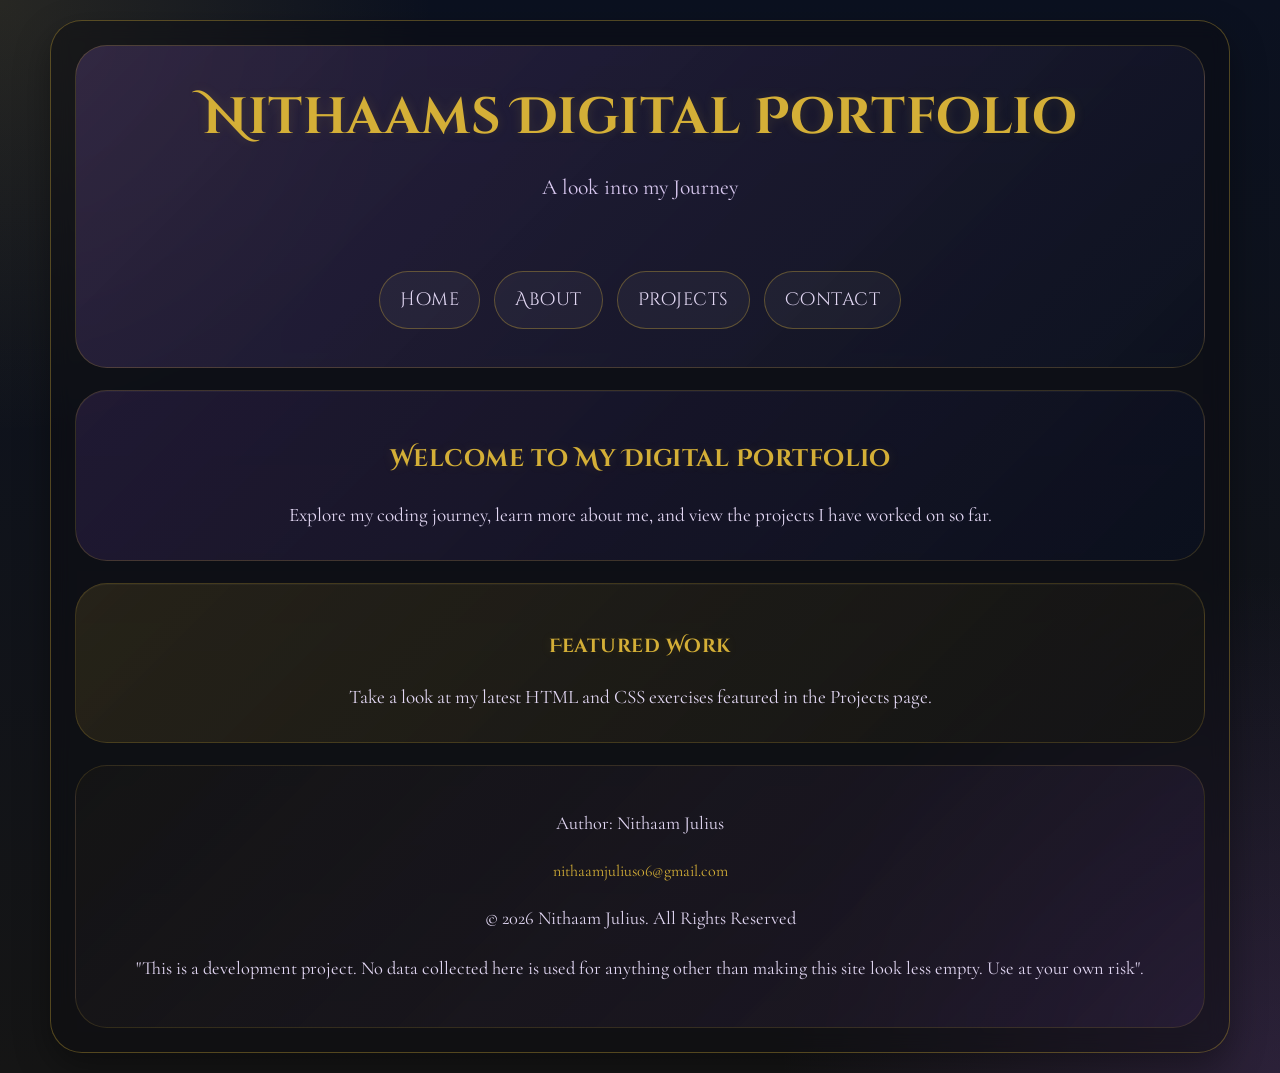
<file: index.html>
<!doctype html>
<html lang="en">
  <head>
    <meta charset="UTF-8" />
    <meta name="viewport" content="width=device-width, initial-scale=1.0" />
    <link rel="stylesheet" href="/css/style.css" />
    <title>Nithaams Story</title>
  </head>
  <body id="Index-Body">
    <!-- Home Page -->
    <div id="Home-Page">
      <!-- Main Section of Page -->
      <header class="Main-Section">
        <main class="Main-Text">
          <h1 class="Main-Title">Nithaams Digital Portfolio</h1>
          <p>A look into my Journey</p>
        </main>

        <!-- Navigation Bar -->
        <nav class="Navbar">
          <ul class="Navbar-Content">
            <li><a href="index.html">Home</a></li>
            <li><a href="about.html">About</a></li>
            <li><a href="projects.html">Projects</a></li>
            <li><a href="contact.html">Contact</a></li>
          </ul>
        </nav>
      </header>

      <!-- Welcome Section -->
      <section class="Welcome-Section">
        <h2>Welcome to My Digital Portfolio</h2>
        <p>
          Explore my coding journey, learn more about me, and view the projects
          I have worked on so far.
        </p>
      </section>

      <!-- Featured Preview -->
      <section class="Featured-Section">
        <h3>Featured Work</h3>
        <p>
          Take a look at my latest HTML and CSS exercises featured in the
          Projects page.
        </p>
      </section>

      <!-- Footer -->
      <footer class="Footer-Content">
        <p>Author: Nithaam Julius</p>
        <a href="mailto:nithaamjulius06@gmail.com">nithaamjulius06@gmail.com</a>
        <p>© 2026 Nithaam Julius. All Rights Reserved</p>
        <p>
          "This is a development project. No data collected here is used for
          anything other than making this site look less empty. Use at your own
          risk".
        </p>
      </footer>
    </div>
  </body>
</html>
</file>
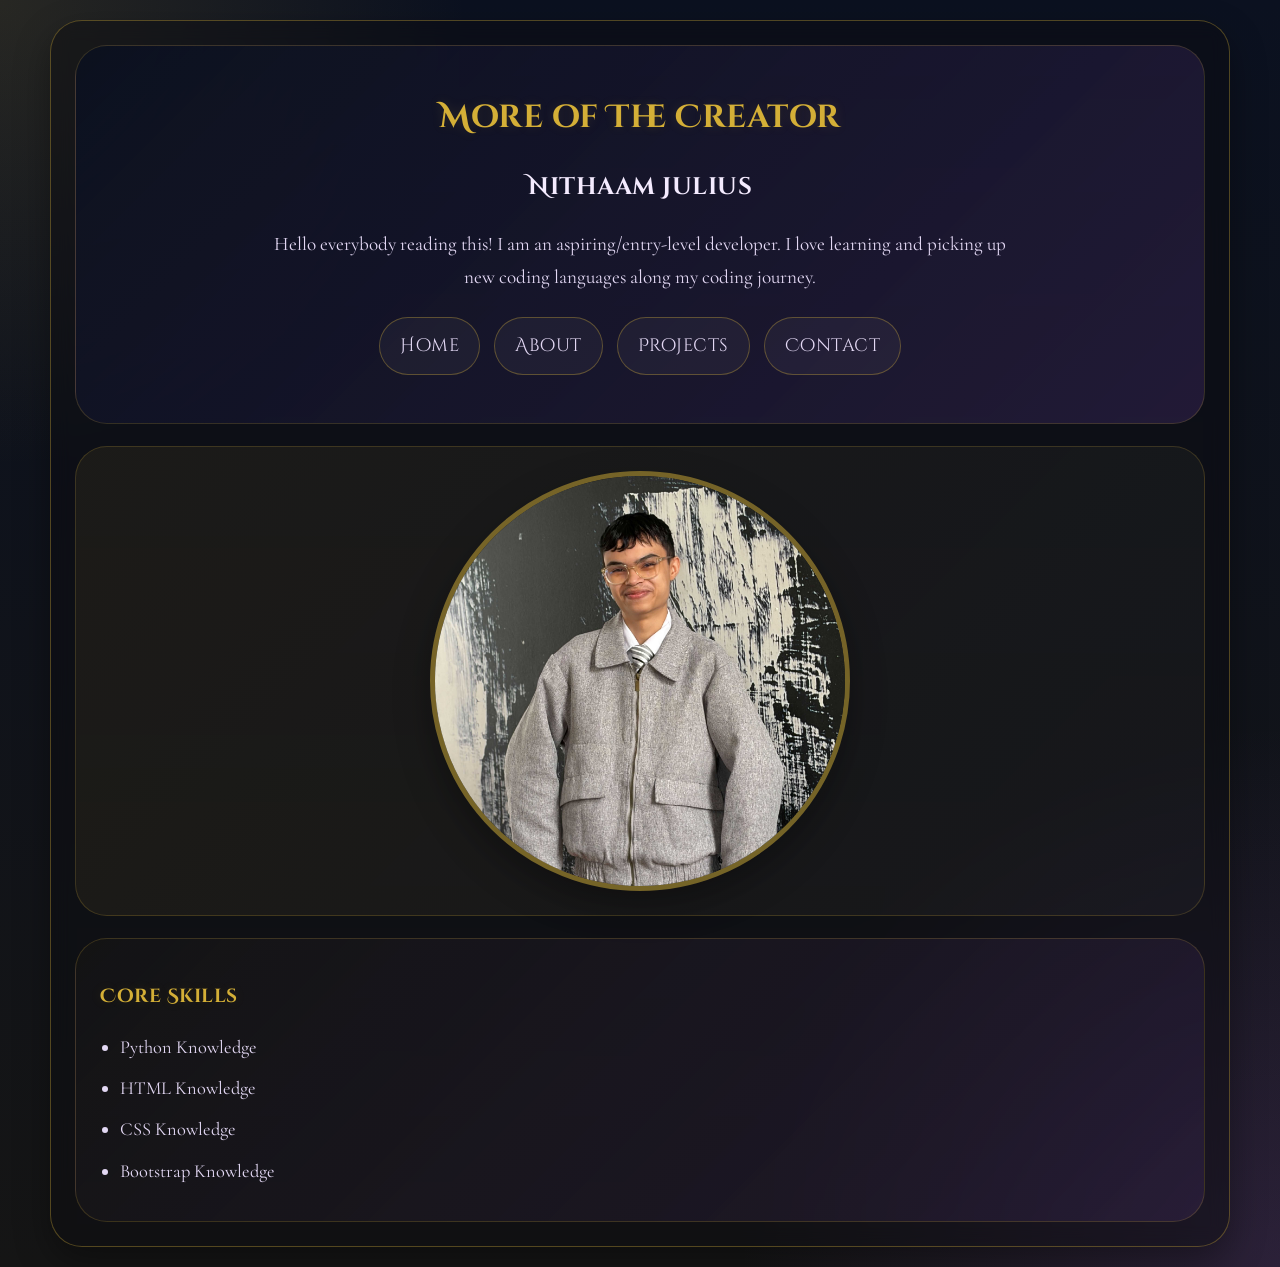
<file: about.html>
<!doctype html>
<html lang="en">
  <head>
    <meta charset="UTF-8" />
    <meta name="viewport" content="width=device-width, initial-scale=1.0" />
    <link rel="stylesheet" href="/css/style.css" />
    <title>Myself, Nithaam Julius</title>
  </head>
  <body id="About-Body">
    <!-- About Page -->
    <div class="About-Content">
      <header class="Header-Section">
        <h1>More of The Creator</h1>
        <h2>Nithaam Julius</h2>
        <p>
          Hello everybody reading this! I am an aspiring/entry-level developer.
          I love learning and picking up new coding languages along my coding
          journey.
        </p>

        <nav class="Navbar">
          <ul class="Navbar-Content">
            <li><a href="index.html">Home</a></li>
            <li><a href="about.html">About</a></li>
            <li><a href="projects.html">Projects</a></li>
            <li><a href="contact.html">Contact</a></li>
          </ul>
        </nav>
      </header>

      <!-- Something Extra -->
      <div class="Image-Portion">
        <img src="/images/NJ AM.jpg" alt="Nithaam Julius" />
      </div>

      <!-- Skills -->
      <section class="Skills">
        <h3>Core Skills</h3>
        <ul>
          <li>Python Knowledge</li>
          <li>HTML Knowledge</li>
          <li>CSS Knowledge</li>
          <li>Bootstrap Knowledge</li>
        </ul>
      </section>
    </div>
  </body>
</html>
</file>
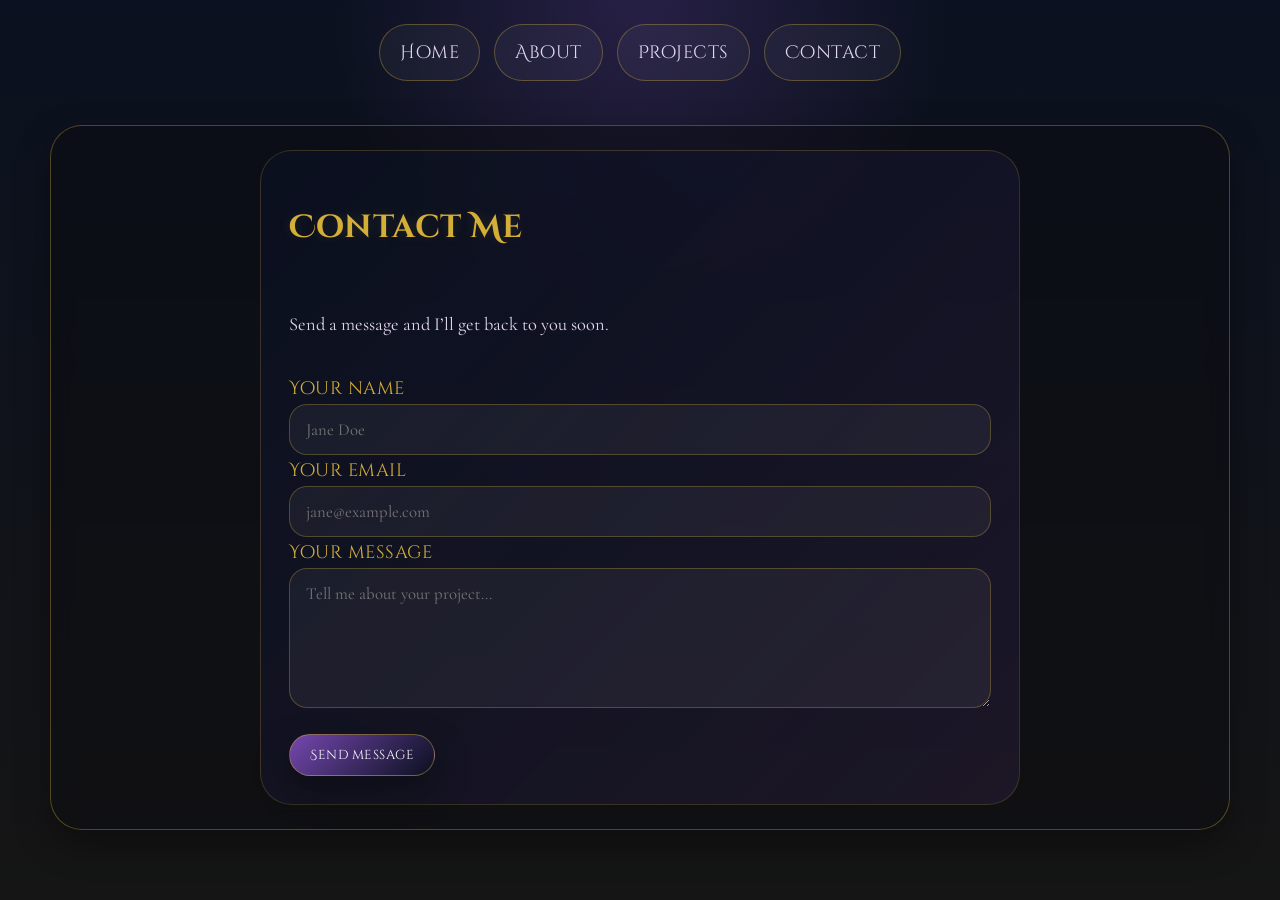
<file: contact.html>
<!doctype html>
<html lang="en">
  <head>
    <meta charset="UTF-8" />
    <meta name="viewport" content="width=device-width, initial-scale=1.0" />
    <link rel="stylesheet" href="/css/style.css" />
    <title>Parchment of Address</title>
  </head>
  <body>
    <header>
      <nav class="Navbar">
        <ul class="Navbar-Content">
          <li><a href="index.html">Home</a></li>
          <li><a href="about.html">About</a></li>
          <li><a href="projects.html">Projects</a></li>
          <li><a href="contact.html">Contact</a></li>
        </ul>
      </nav>
    </header>

    <main id="Contact-Form">
      <div class="Contact-Content">
        <h1 class="Contact-Title">Contact Me</h1>
        <p>Send a message and I’ll get back to you soon.</p>

        <form action="https://formspree.io/f/xpqnvojd" method="POST">
          <label for="name">Your name</label>
          <input
            id="name"
            type="text"
            name="name"
            placeholder="Jane Doe"
            required
          />

          <label for="email">Your email</label>
          <input
            id="email"
            type="email"
            name="email"
            placeholder="jane@example.com"
            required
          />

          <label for="message">Your message</label>
          <textarea
            id="message"
            name="message"
            placeholder="Tell me about your project..."
            required
          ></textarea>

          <button type="submit">Send message</button>
        </form>
      </div>
    </main>
  </body>
</html>
</file>
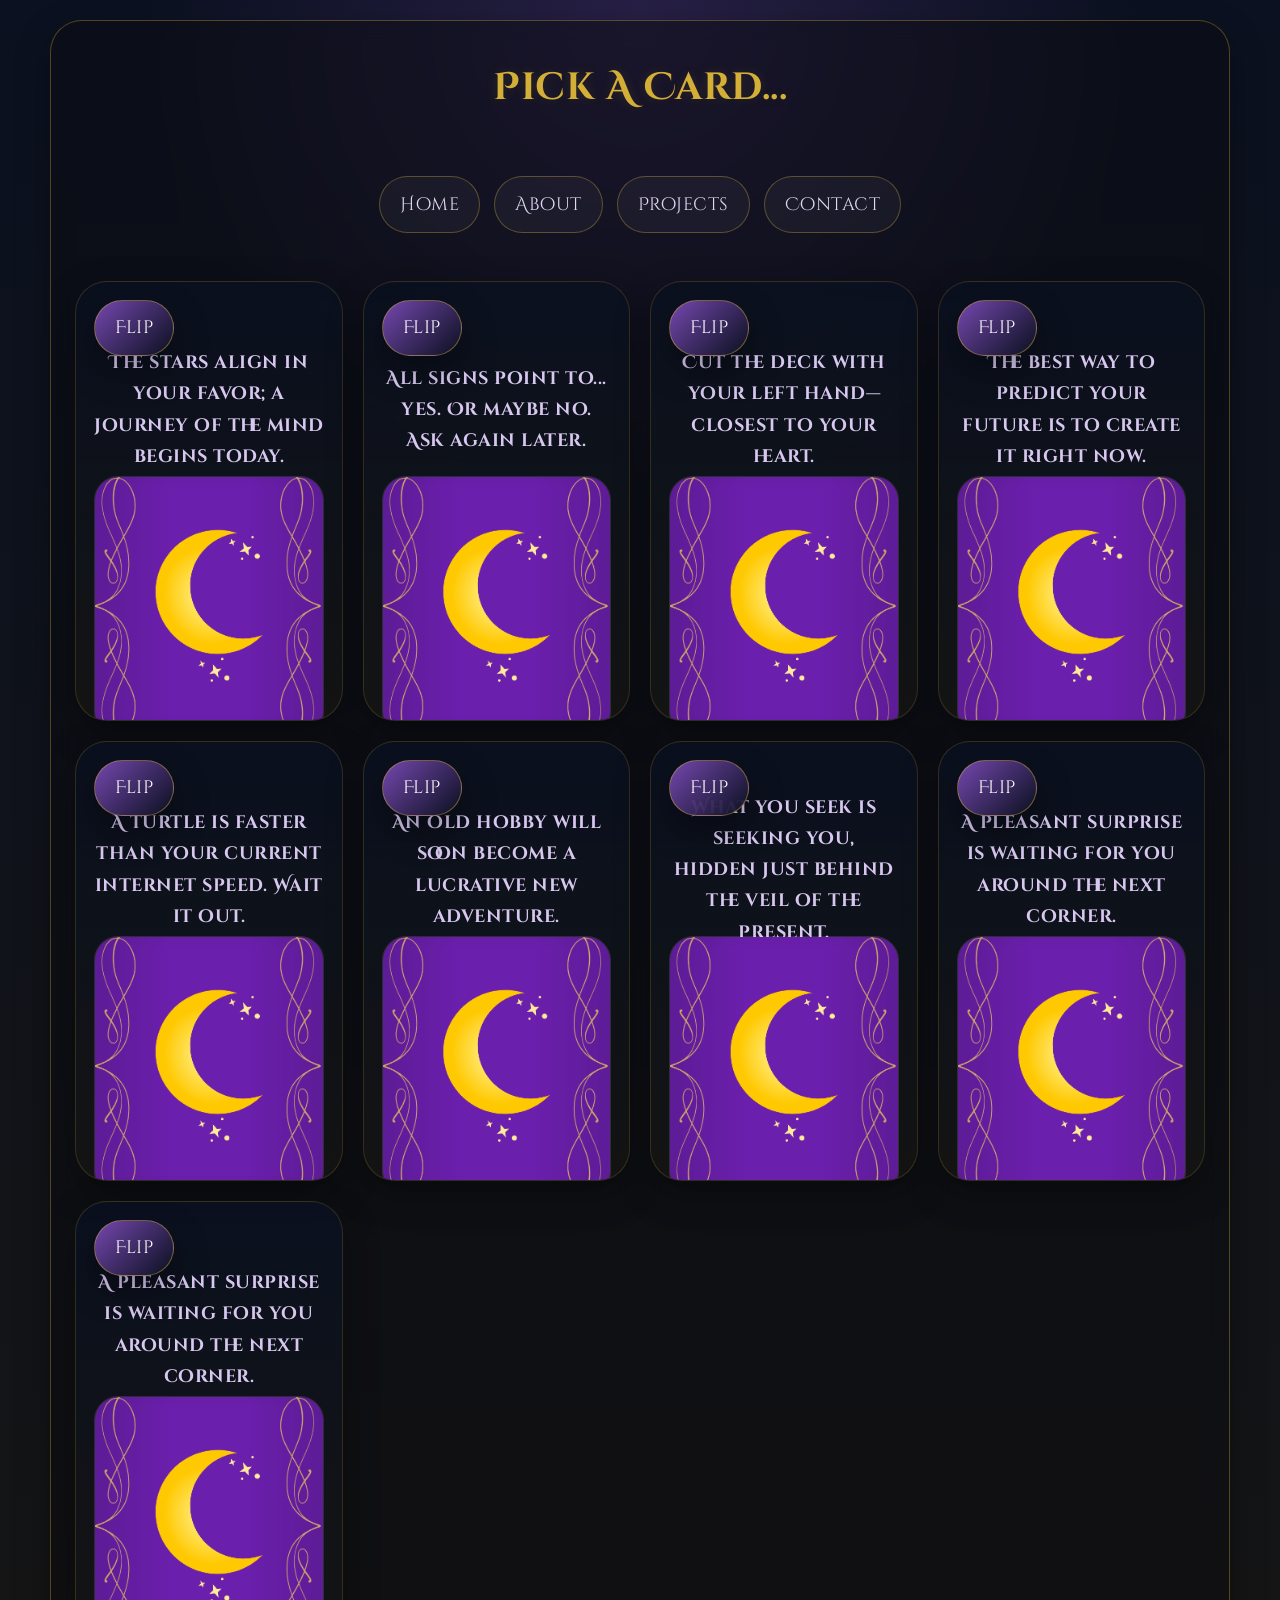
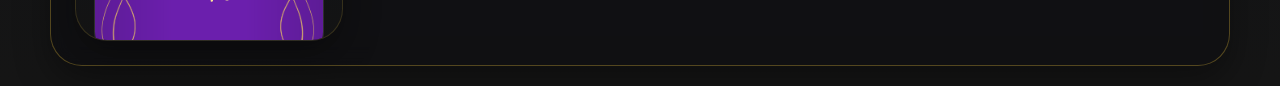
<file: projects.html>
<!doctype html>
<html lang="en">
  <head>
    <meta charset="UTF-8" />
    <meta name="viewport" content="width=device-width, initial-scale=1.0" />
    <link rel="stylesheet" href="/css/style.css" />
    <title>Projects of Thee</title>
  </head>
  <body>
    <!-- Projects Page -->
    <div id="Projects-Page">
      <h2>Pick A Card...</h2>

      <nav class="Navbar">
        <ul class="Navbar-Content">
          <li><a href="index.html">Home</a></li>
          <li><a href="about.html">About</a></li>
          <li><a href="projects.html">Projects</a></li>
          <li><a href="contact.html">Contact</a></li>
        </ul>
      </nav>

      <section class="Projects-Content">
        <!-- Card 1 -->
        <div class="Card1">
          <input type="checkbox" id="flip-1" class="Card-Toggle" />
          <label for="flip-1" class="Flip-Btn">Flip</label>

          <div class="Card-Inner">
            <div class="Card-Face Card-Front">
              <h3>
                The stars align in your favor; a journey of the mind begins
                today.
              </h3>
              <img
                class="Front"
                src="/images/TAROT CARD.png"
                alt="Tarot Card"
              />
            </div>

            <div class="Card-Face Card-Back">
              <img
                class="Back"
                src="/images/HTML EXERCISE 1.0.png"
                alt="Card 1"
              />
            </div>
          </div>
        </div>

        <!-- Card 2 -->
        <div class="Card2">
          <input type="checkbox" id="flip-2" class="Card-Toggle" />
          <label for="flip-2" class="Flip-Btn">Flip</label>

          <div class="Card-Inner">
            <div class="Card-Face Card-Front">
              <h3>All signs point to... yes. Or maybe no. Ask again later.</h3>
              <img
                class="Front"
                src="/images/TAROT CARD.png"
                alt="Tarot Card"
              />
            </div>

            <div class="Card-Face Card-Back">
              <img
                class="Back"
                src="/images/CSS EXERCISE 4.0.png"
                alt="Card 2"
              />
            </div>
          </div>
        </div>

        <!-- Card 3 -->
        <div class="Card3">
          <input type="checkbox" id="flip-3" class="Card-Toggle" />
          <label for="flip-3" class="Flip-Btn">Flip</label>

          <div class="Card-Inner">
            <div class="Card-Face Card-Front">
              <h3>Cut the deck with your left hand—closest to your heart.</h3>
              <img
                class="Front"
                src="/images/TAROT CARD.png"
                alt="Tarot Card"
              />
            </div>

            <div class="Card-Face Card-Back">
              <img
                class="Back"
                src="/images/HTML - CSS EXERCISE 6.0.png"
                alt="Card 3"
              />
            </div>
          </div>
        </div>

        <!-- Card 4 -->
        <div class="Card4">
          <input type="checkbox" id="flip-4" class="Card-Toggle" />
          <label for="flip-4" class="Flip-Btn">Flip</label>

          <div class="Card-Inner">
            <div class="Card-Face Card-Front">
              <h3>
                The best way to predict your future is to create it right now.
              </h3>
              <img
                class="Front"
                src="/images/TAROT CARD.png"
                alt="Tarot Card"
              />
            </div>

            <div class="Card-Face Card-Back">
              <img
                class="Back"
                src="/images/HTML EXERCISE 4.0.png"
                alt="Card 4"
              />
            </div>
          </div>
        </div>

        <!-- Card 5 -->
        <div class="Card5">
          <input type="checkbox" id="flip-5" class="Card-Toggle" />
          <label for="flip-5" class="Flip-Btn">Flip</label>

          <div class="Card-Inner">
            <div class="Card-Face Card-Front">
              <h3>
                A turtle is faster than your current internet speed. Wait it
                out.
              </h3>
              <img
                class="Front"
                src="/images/TAROT CARD.png"
                alt="Tarot Card"
              />
            </div>

            <div class="Card-Face Card-Back">
              <img
                class="Back"
                src="/images/CSS EXERCISE 2.0.png"
                alt="Card 5"
              />
            </div>
          </div>
        </div>

        <!-- Card 6 -->
        <div class="Card6">
          <input type="checkbox" id="flip-6" class="Card-Toggle" />
          <label for="flip-6" class="Flip-Btn">Flip</label>

          <div class="Card-Inner">
            <div class="Card-Face Card-Front">
              <h3>An old hobby will soon become a lucrative new adventure.</h3>
              <img
                class="Front"
                src="/images/TAROT CARD.png"
                alt="Tarot Card"
              />
            </div>

            <div class="Card-Face Card-Back">
              <img
                class="Back"
                src="/images/CSS EXERCISE 3.0.png"
                alt="Card 6"
              />
            </div>
          </div>
        </div>

        <!-- Card 7 -->
        <div class="Card7">
          <input type="checkbox" id="flip-7" class="Card-Toggle" />
          <label for="flip-7" class="Flip-Btn">Flip</label>

          <div class="Card-Inner">
            <div class="Card-Face Card-Front">
              <h3>
                What you seek is seeking you, hidden just behind the veil of the
                present.
              </h3>
              <img
                class="Front"
                src="/images/TAROT CARD.png"
                alt="Tarot Card"
              />
            </div>

            <div class="Card-Face Card-Back">
              <img
                class="Back"
                src="/images/CSS EXERCISE 1.0.png"
                alt="Card 7"
              />
            </div>
          </div>
        </div>

        <!-- Card 8 -->
        <div class="Card8">
          <input type="checkbox" id="flip-8" class="Card-Toggle" />
          <label for="flip-8" class="Flip-Btn">Flip</label>

          <div class="Card-Inner">
            <div class="Card-Face Card-Front">
              <h3>
                A pleasant surprise is waiting for you around the next corner.
              </h3>
              <img
                class="Front"
                src="/images/TAROT CARD.png"
                alt="Tarot Card"
              />
            </div>

            <div class="Card-Face Card-Back">
              <img
                class="Back"
                src="/images/HTML EXERCISE 2.0.png"
                alt="Card 8"
              />
            </div>
          </div>
        </div>

        <!-- Card 9 -->
        <div class="Card9">
          <input type="checkbox" id="flip-9" class="Card-Toggle" />
          <label for="flip-9" class="Flip-Btn">Flip</label>

          <div class="Card-Inner">
            <div class="Card-Face Card-Front">
              <h3>
                A pleasant surprise is waiting for you around the next corner.
              </h3>
              <img
                class="Front"
                src="/images/TAROT CARD.png"
                alt="Tarot Card"
              />
            </div>

            <div class="Card-Face Card-Back">
              <img
                class="Back"
                src="/images/HTML EXERCISE 3.0.png"
                alt="Card 9"
              />
            </div>
          </div>
        </div>
      </section>
    </div>
  </body>
</html>
</file>
<file: css/style.css>
@import url("https://fonts.googleapis.com/css2?family=Cinzel+Decorative:wght@400;700&family=Cormorant+Garamond:wght@400;500;600;700&display=swap");

:root {
  --purple: #7b4bb7;
  --gold: #d4af37;
  --midnight: #0b1120;
  --lavender: #d8c8f0;
  --light-black: #151515;
  --soft-black: #1e1e1e;
  --card-bg: rgba(11, 17, 32, 0.88);
  --glass: rgba(255, 255, 255, 0.06);
  --border: rgba(212, 175, 55, 0.35);
  --text: #f4ebff;
  --muted: #e3d8f4;
  --shadow: 0 14px 35px rgba(0, 0, 0, 0.35);
  --shadow-hover: 0 18px 45px rgba(123, 75, 183, 0.28);
  --radius-xl: 32px;
  --radius-lg: 24px;
  --radius-md: 18px;
  --radius-pill: 999px;
  --transition: 0.35s ease;
}

html {
  scroll-behavior: smooth;
}

*,
*::before,
*::after {
  box-sizing: border-box;
}

body {
  margin: 0;
  font-family: "Cormorant Garamond", serif;
  color: var(--text);
  background:
    radial-gradient(circle at top, rgba(123, 75, 183, 0.25), transparent 28%),
    linear-gradient(180deg, var(--midnight), var(--light-black));
  min-height: 100vh;
  line-height: 1.7;
  overflow-x: hidden;
}

h1,
h2,
h3,
h4,
h5,
h6,
button,
nav a,
label {
  font-family: "Cinzel Decorative", serif;
  letter-spacing: 0.5px;
}

img {
  max-width: 100%;
  display: block;
}

a {
  color: inherit;
  text-decoration: none;
}

p,
li,
label {
  font-size: 1.15rem;
  color: var(--muted);
}

/* Background variations per page */
#Index-Body,
#About-Body {
  background:
    radial-gradient(
      circle at top left,
      rgba(212, 175, 55, 0.14),
      transparent 26%
    ),
    radial-gradient(
      circle at bottom right,
      rgba(123, 75, 183, 0.22),
      transparent 30%
    ),
    linear-gradient(180deg, var(--midnight), var(--light-black));
}

#Projects-Page,
#Contact-Form {
  background:
    radial-gradient(circle at top, rgba(216, 200, 240, 0.12), transparent 30%),
    linear-gradient(180deg, #100c1c, #151515);
}

/* Shared main containers */
#Home-Page,
#Projects-Page,
.About-Content,
#Contact-Form {
  width: min(1180px, calc(100% - 32px));
  margin: 20px auto;
  padding: 24px;
  border: 1px solid var(--border);
  border-radius: var(--radius-xl);
  background: rgba(12, 12, 16, 0.45);
  backdrop-filter: blur(10px);
  box-shadow: var(--shadow);
}

/* NAVIGATION */
.Navbar {
  width: 100%;
  padding: 1.5rem 1rem;
}

.Navbar-Content {
  list-style: none;
  display: flex;
  justify-content: center;
  flex-wrap: wrap;
  gap: 14px;
  padding: 0;
  margin: 0;
}

.Navbar-Content a {
  display: inline-block;
  padding: 12px 20px;
  border-radius: var(--radius-pill);
  border: 1px solid rgba(212, 175, 55, 0.35);
  background: rgba(255, 255, 255, 0.04);
  transition:
    transform var(--transition),
    background var(--transition),
    box-shadow var(--transition),
    color var(--transition);
}

.Navbar-Content a:hover,
.Navbar-Content a:focus-visible {
  transform: translateY(-3px) scale(1.03);
  background: rgba(212, 175, 55, 0.14);
  box-shadow: var(--shadow-hover);
  color: #fff;
}

/* HOME PAGE */
.Main-Section {
  display: grid;
  gap: 20px;
  justify-items: center;
  text-align: center;
  padding: 28px 20px 14px;
  border-radius: var(--radius-xl);
  background:
    linear-gradient(135deg, rgba(123, 75, 183, 0.22), rgba(11, 17, 32, 0.72)),
    rgba(255, 255, 255, 0.03);
  border: 1px solid rgba(212, 175, 55, 0.22);
}

.Main-Title,
#Projects-Page h2,
.Header-Section h1,
.Contact-Title,
.Welcome-Section h2,
.Featured-Section h3,
.Skills h3 {
  color: var(--gold);
  text-shadow: 0 0 12px rgba(212, 175, 55, 0.14);
}

.Main-Title {
  font-size: clamp(2.2rem, 4vw, 4rem);
  margin: 0;
}

.Main-Text p {
  margin-top: 8px;
  font-size: 1.35rem;
  color: var(--lavender);
}

.Welcome-Section,
.Featured-Section {
  margin-top: 22px;
  padding: 28px 24px;
  border-radius: var(--radius-xl);
  border: 1px solid rgba(212, 175, 55, 0.2);
  box-shadow: inset 0 1px 0 rgba(255, 255, 255, 0.04);
  text-align: center;
}

.Welcome-Section {
  background: linear-gradient(
    135deg,
    rgba(123, 75, 183, 0.18),
    rgba(11, 17, 32, 0.72)
  );
}

.Featured-Section {
  background: linear-gradient(
    135deg,
    rgba(212, 175, 55, 0.12),
    rgba(21, 21, 21, 0.78)
  );
}

.Welcome-Section p,
.Featured-Section p,
.Header-Section p {
  max-width: 760px;
  margin: 0 auto;
  font-size: 1.2rem;
}

/* ABOUT PAGE */
.About-Content {
  display: grid;
  gap: 22px;
}

.Header-Section,
.Image-Portion,
.Skills {
  padding: 24px;
  border-radius: var(--radius-xl);
  border: 1px solid rgba(212, 175, 55, 0.2);
}

.Header-Section {
  text-align: center;
  background: linear-gradient(
    135deg,
    rgba(11, 17, 32, 0.88),
    rgba(123, 75, 183, 0.2)
  );
}

.Image-Portion {
  display: flex;
  justify-content: center;
  align-items: center;
  background: linear-gradient(
    135deg,
    rgba(212, 175, 55, 0.08),
    rgba(255, 255, 255, 0.03)
  );
}

.Image-Portion img {
  width: min(100%, 420px);
  border-radius: 50%;
  border: 5px solid rgba(212, 175, 55, 0.5);
  box-shadow: var(--shadow);
  object-fit: cover;
  aspect-ratio: 1 / 1;
  transition:
    transform var(--transition),
    box-shadow var(--transition);
}

.Image-Portion img:hover {
  transform: scale(1.03) rotate(-1deg);
  box-shadow: var(--shadow-hover);
}

.Skills {
  background: linear-gradient(
    135deg,
    rgba(21, 21, 21, 0.88),
    rgba(123, 75, 183, 0.14)
  );
}

.Skills ul {
  margin: 12px 0 0;
  padding-left: 1.25rem;
}

.Skills li {
  margin: 10px 0;
}

/* PROJECTS PAGE */
#Projects-Page h2 {
  text-align: center;
  margin-top: 10px;
  font-size: clamp(2rem, 3vw, 3rem);
}

.Projects-Content {
  display: grid;
  grid-template-columns: repeat(auto-fit, minmax(240px, 1fr));
  gap: 20px;
  margin-top: 24px;
}

.Projects-Content > div {
  position: relative;
  padding: 18px;
  border-radius: var(--radius-xl);
  border: 1px solid rgba(212, 175, 55, 0.18);
  background: linear-gradient(
    180deg,
    rgba(11, 17, 32, 0.92),
    rgba(21, 21, 21, 0.88)
  );
  box-shadow: var(--shadow);
  min-height: 440px;
  perspective: 1400px;
  overflow: hidden;
  transition:
    transform var(--transition),
    box-shadow var(--transition),
    border-color var(--transition);
}

.Projects-Content > div:hover {
  transform: translateY(-6px);
  box-shadow: var(--shadow-hover);
  border-color: rgba(212, 175, 55, 0.4);
}

.Projects-Content h3 {
  font-size: 1.15rem;
  text-align: center;
  color: var(--lavender);
  min-height: 80px;
  margin: 0 0 12px;
}

/* Flip controls */
.Card-Toggle {
  position: absolute;
  opacity: 0;
  pointer-events: none;
}

.Flip-Btn {
  position: relative;
  z-index: 3;
  display: inline-flex;
  justify-content: center;
  align-items: center;
  width: fit-content;
  margin: 0 auto 14px;
  padding: 11px 20px;
  border: 1px solid rgba(212, 175, 55, 0.45);
  border-radius: var(--radius-pill);
  background: linear-gradient(
    135deg,
    rgba(123, 75, 183, 0.95),
    rgba(11, 17, 32, 0.95)
  );
  color: #fff;
  cursor: pointer;
  box-shadow: var(--shadow);
  transition:
    transform var(--transition),
    box-shadow var(--transition),
    background var(--transition),
    letter-spacing var(--transition);
}

.Flip-Btn:hover,
.Flip-Btn:focus-visible {
  transform: translateY(-3px) scale(1.03);
  box-shadow: var(--shadow-hover);
  background: linear-gradient(
    135deg,
    rgba(212, 175, 55, 0.95),
    rgba(123, 75, 183, 0.95)
  );
  letter-spacing: 1px;
}

/* Card flip */
.Card-Inner {
  position: relative;
  width: 100%;
  min-height: 330px;
  transform-style: preserve-3d;
  transition: transform 0.85s cubic-bezier(0.2, 0.7, 0.15, 1);
}

.Card-Face {
  position: absolute;
  inset: 0;
  backface-visibility: hidden;
  display: grid;
  place-items: center;
  gap: 14px;
  border-radius: var(--radius-lg);
}

.Card-Front {
  z-index: 2;
}

.Card-Back {
  transform: rotateY(180deg);
}

.Card-Toggle:checked ~ .Card-Inner {
  transform: rotateY(180deg);
}

.Front,
.Back {
  width: 100%;
  height: 260px;
  object-fit: cover;
  border-radius: var(--radius-lg);
  border: 1px solid rgba(255, 255, 255, 0.12);
  box-shadow: inset 0 0 0 1px rgba(212, 175, 55, 0.12);
}

/* CONTACT PAGE */
.Contact-Content {
  display: grid;
  gap: 14px;
  max-width: 760px;
  margin: 0 auto;
  padding: 28px;
  border-radius: var(--radius-xl);
  border: 1px solid rgba(212, 175, 55, 0.2);
  background: linear-gradient(
    135deg,
    rgba(11, 17, 32, 0.88),
    rgba(123, 75, 183, 0.12)
  );
}

.Contact-Content label {
  color: var(--gold);
  margin-top: 4px;
}

.Contact-Content input,
.Contact-Content select,
.Contact-Content textarea {
  width: 100%;
  padding: 14px 16px;
  border-radius: var(--radius-md);
  border: 1px solid rgba(212, 175, 55, 0.3);
  background: rgba(255, 255, 255, 0.05);
  color: var(--text);
  font-family: "Cormorant Garamond", serif;
  font-size: 1.05rem;
  outline: none;
  transition:
    border-color var(--transition),
    transform var(--transition),
    box-shadow var(--transition),
    background var(--transition);
}

.Contact-Content input:focus,
.Contact-Content select:focus,
.Contact-Content textarea:focus {
  border-color: var(--gold);
  box-shadow: 0 0 0 3px rgba(212, 175, 55, 0.14);
  background: rgba(255, 255, 255, 0.08);
}

.Contact-Content textarea {
  min-height: 140px;
  resize: vertical;
}

button {
  display: inline-flex;
  justify-content: center;
  align-items: center;
  width: fit-content;
  margin: 16px auto 0;
  padding: 11px 20px;
  border: 1px solid rgba(212, 175, 55, 0.45);
  border-radius: var(--radius-pill);
  background: linear-gradient(
    135deg,
    rgba(123, 75, 183, 0.95),
    rgba(11, 17, 32, 0.95)
  );
  color: #fff;
  cursor: pointer;
  box-shadow: var(--shadow);
  transition:
    transform var(--transition),
    box-shadow var(--transition),
    background var(--transition),
    letter-spacing var(--transition);
}

button:hover,
button:focus-visible {
  transform: translateY(-3px) scale(1.03);
  box-shadow: var(--shadow-hover);
  background: linear-gradient(
    135deg,
    rgba(212, 175, 55, 0.95),
    rgba(123, 75, 183, 0.95)
  );
  letter-spacing: 1px;
}

/* FOOTER */
.Footer-Content {
  margin-top: 22px;
  padding: 24px;
  text-align: center;
  border-radius: var(--radius-xl);
  background: linear-gradient(
    135deg,
    rgba(21, 21, 21, 0.95),
    rgba(123, 75, 183, 0.12)
  );
  border: 1px solid rgba(212, 175, 55, 0.16);
}

.Footer-Content a {
  color: var(--gold);
}

.Footer-Content a:hover {
  text-decoration: underline;
}

/* Hover animation accents */
@keyframes floatSoft {
  0%,
  100% {
    transform: translateY(0);
  }
  50% {
    transform: translateY(-4px);
  }
}

.Welcome-Section:hover,
.Featured-Section:hover,
.Header-Section:hover,
.Skills:hover,
.Contact-Content:hover {
  animation: floatSoft 2.5s ease-in-out infinite;
}

/* RESPONSIVE DESIGN */
@media (max-width: 900px) {
  #Home-Page,
  #Projects-Page,
  .About-Content,
  #Contact-Form {
    width: min(100% - 20px, 1180px);
    padding: 18px;
  }

  .Main-Section {
    padding: 22px 16px 12px;
  }

  .Projects-Content {
    grid-template-columns: repeat(auto-fit, minmax(220px, 1fr));
  }
}

@media (max-width: 640px) {
  .Navbar {
    padding: 1rem 0.75rem;
  }

  .Navbar-Content {
    flex-direction: column;
    align-items: stretch;
  }

  .Navbar-Content a {
    width: 100%;
    text-align: center;
  }

  .Welcome-Section,
  .Featured-Section,
  .Header-Section,
  .Skills,
  .Contact-Content,
  .Footer-Content {
    padding: 20px 16px;
  }

  .Projects-Content > div {
    min-height: 410px;
  }

  .Front,
  .Back {
    height: 230px;
  }

  .Main-Title {
    font-size: 2rem;
  }
}
</file>
